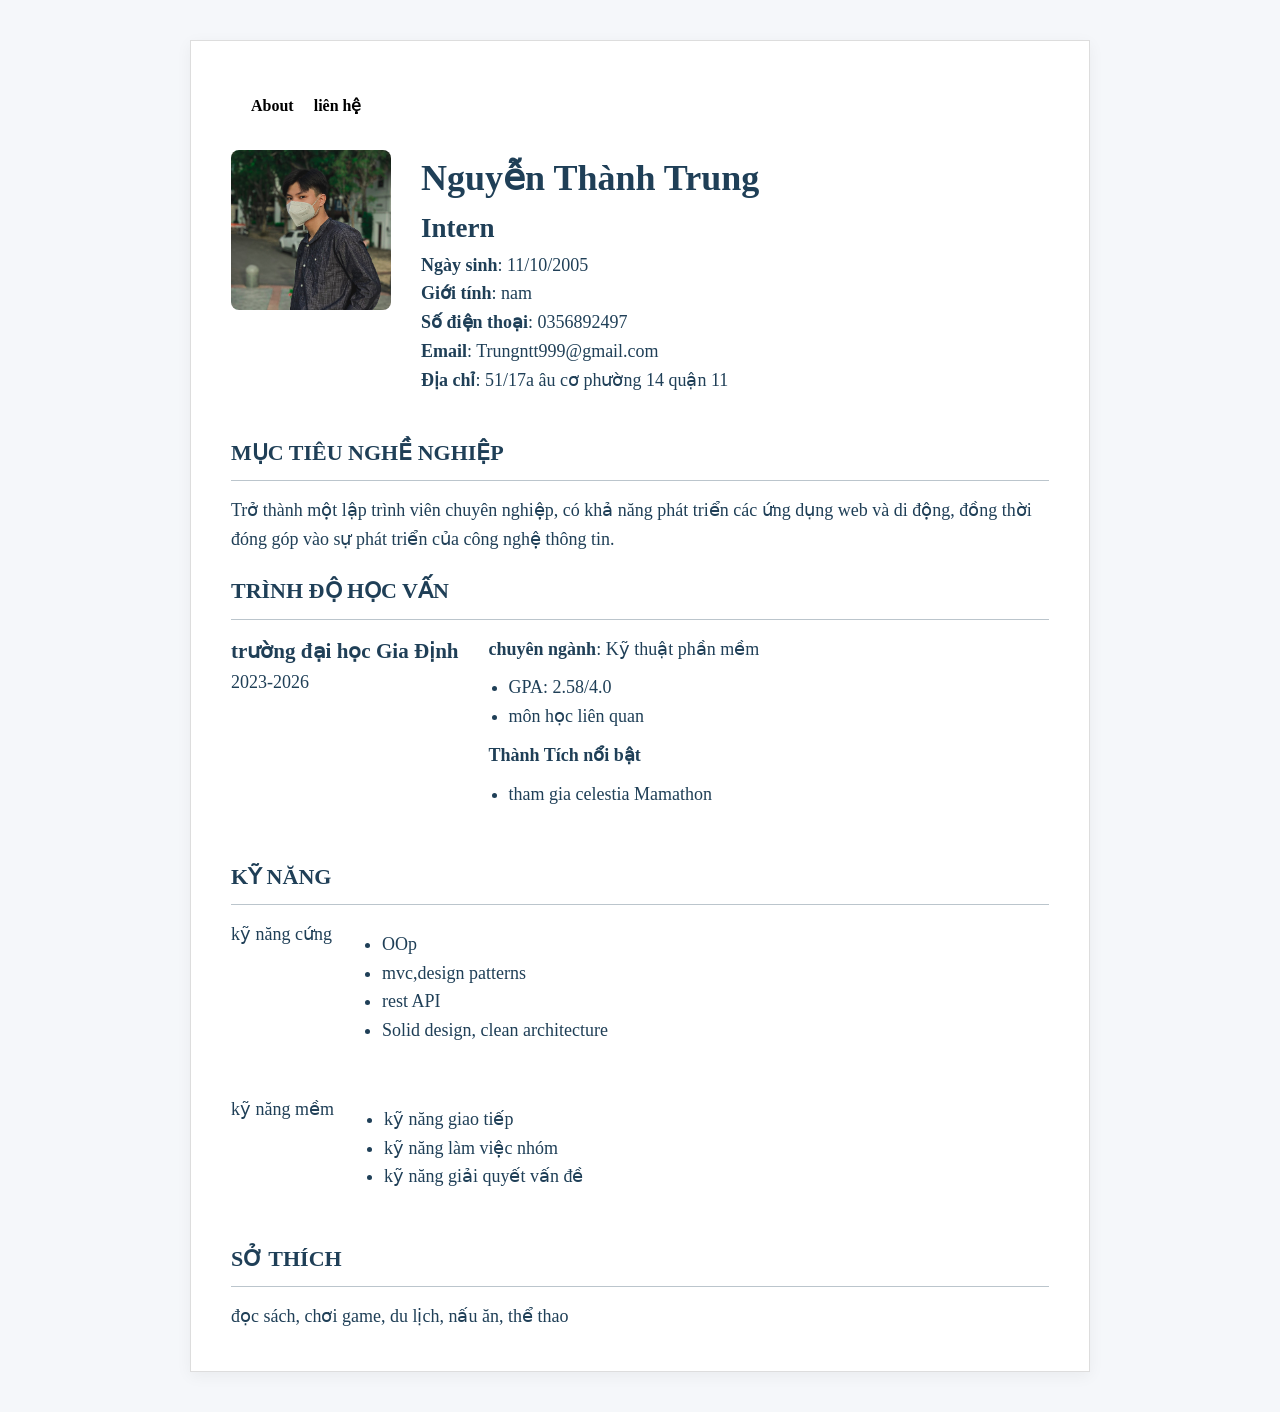
<file: index.html>
<!DOCTYPE html>
<html lang="en">
<head>
    <meta charset="UTF-8">
    <meta name="viewport" content="width=device-width, initial-scale=1.0">
    <title>Document</title>
     <link rel="stylesheet" href="./Style.css">

</head>
<body>
    
        
    <div class="khungmau">
        <div >
            <ul class = "menu">
                <li><a href="About.html"> About </a></li>
                <li><a href="Contact.html"> liên hệ</a></li>
            </ul>
        </div>
            <div class="GT"> 
                <section class =left>
                    <img src="./image/avatar.jpg" alt="" class="image">
                </section>
                          <div class ="thongtin">
                                <Strong><h1>Nguyễn Thành Trung</h1></Strong>
                                <h2>Intern</h2>
                                 <p> <Strong>Ngày sinh</Strong>: 11/10/2005</P>
                               <P> <Strong>Giới tính</Strong>: nam </P>
                               <P> <Strong>Số điện thoại</Strong>: 0356892497</P>
                                <P> <Strong>Email</Strong>: Trungntt999@gmail.com</P>
                                <P><Strong>Địa chỉ</Strong>: 51/17a âu cơ phường 14 quận 11</P>
                                
                          </div>             
             </div>
             <div class="MTNN">
                 <h2>Mục tiêu nghề nghiệp</h2>
                 <hr>
                    <p>Trở thành một lập trình viên chuyên nghiệp, có khả năng phát triển các ứng dụng web và di động, đồng thời đóng góp vào sự phát triển của công nghệ thông tin.</p> 
             </div>
             <div class="HV">
                 <h2>Trình độ học vấn</h2>
                 <hr>
                    <div class="GT">
                        <section>
                        <h3>trường đại học Gia Định</h3>
                        <p>2023-2026</p>
                        </section>
                            <div>
                                <div class="thongtin">
                                <span> <Strong>chuyên ngành</Strong>: Kỹ thuật phần mềm</span>
                                <ul>
                                    <li>GPA: 2.58/4.0</li>
                                    <li>môn học liên quan</li>
                                </ul>
                                </div>
                                <div>
                                    <span><Strong>Thành Tích nổi bật</Strong></span>
                                    <ul>
                                        <li>
                                            tham gia celestia Mamathon
                                        </li>
                                    </ul>
                                </div>
                            </div>
                    </div>
                     
             </div>
             <div class="KN">
                <h2>Kỹ năng</h2>
                <hr>
                <div class="GT">
                    <section>
                        kỹ năng cứng
                    </section>
                      <div class="thongtin">
                         <ul>
                            <li>OOp</li>
                            <li>mvc,design patterns</li>
                            <li>rest API</li>
                            <li>Solid design, clean architecture</li>
                         </ul>
                      </div>
                </div>
                <div class="GT">
                    <section>
                        kỹ năng mềm
                    </section>
                        <div class="thongtin">
                             <ul>
                                <li>kỹ năng giao tiếp</li>
                                <li>kỹ năng làm việc nhóm</li>
                                <li>kỹ năng giải quyết vấn đề</li>
                             
                             </ul>
                        </div>
                </div>
             </div>
             <div class ="St">
                <h2> Sở thích</h2>
                <hr>
                <p>đọc sách, chơi game, du lịch, nấu ăn, thể thao</p>
             </div>
    </div>

   
</body>
</html>
</file>
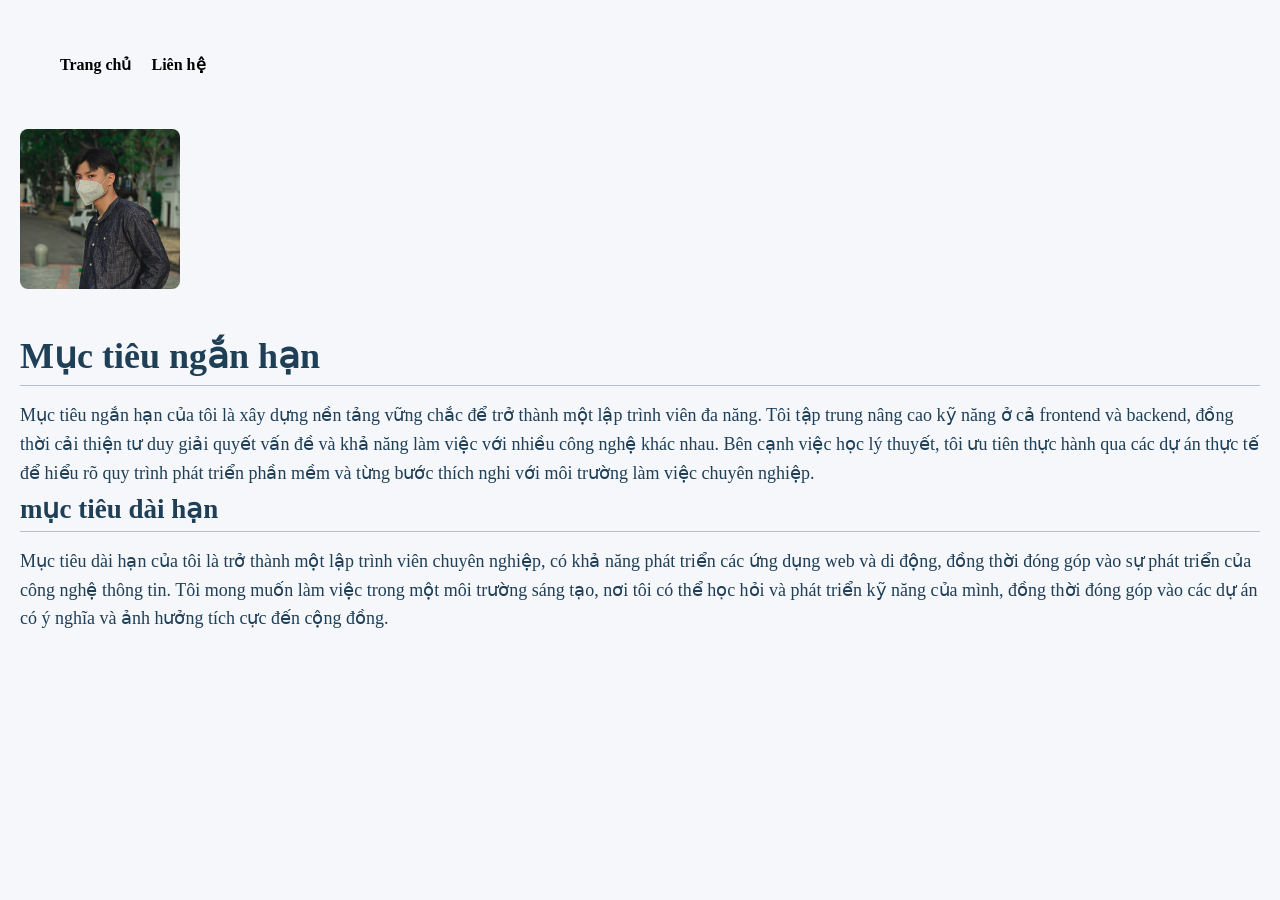
<file: About.html>
<!DOCTYPE html>
<html lang="en">
<head>
    <meta charset="UTF-8">
    <meta name="viewport" content="width=device-width, initial-scale=1.0">
    <title>Document</title>
    <link rel="stylesheet" href="./Style.css">
</head>
<body>
    
    <div >
         <header>
        <ul class="menu">
            <li><a href="index.html">Trang chủ</a></li>
            <li>
                <a href="Contact.html">Liên hệ</a>
            </li>
        </ul>
    </header>
        <div clas =" about">
            <div class="GT">
                  <section class =left>
                    <img src="./image/avatar.jpg" alt="" class="image">
                </section>
           <div>
                <div>
            <h1>Mục tiêu ngắn hạn</h1>
            <hr>
            <span>
                <P> Mục tiêu ngắn hạn của tôi là xây dựng nền tảng vững chắc để trở thành một lập trình viên đa năng.
                     Tôi tập trung nâng cao kỹ năng ở cả frontend và backend, 
                     đồng thời cải thiện tư duy giải quyết vấn đề và khả năng làm việc với nhiều công nghệ khác nhau.
                      Bên cạnh việc học lý thuyết, tôi ưu tiên thực hành qua các dự án thực tế để hiểu rõ quy trình phát triển phần mềm và từng bước thích nghi với môi trường làm việc chuyên nghiệp.</P>
            </span>
           
           </div>
            <h2>
                mục tiêu dài hạn
            </h2>
            <hr>
            <span>
                <P> Mục tiêu dài hạn của tôi là trở thành một lập trình viên chuyên nghiệp, có khả năng phát triển các ứng dụng web và di động,
                     đồng thời đóng góp vào sự phát triển của công nghệ thông tin. 
                     Tôi mong muốn làm việc trong một môi trường sáng tạo, nơi tôi có thể học hỏi và phát triển kỹ năng của mình, 
                     đồng thời đóng góp vào các dự án có ý nghĩa và ảnh hưởng tích cực đến cộng đồng.
                    </P>
            </div>
                    </div>
        </div>
    
    </div>

</body>
</html>
</file>
<file: Style.css>
:root {
    --primary-color: #1f3f57;
    --bg-color: #f5f7fa;
    --text-color: #333;
    --border-color: #dddddd;
    --white: #ffffff;
}
* {
    box-sizing: border-box;
    margin: 0;
    padding: 0;
}
.khungmau {
    max-width: 900px; /* Giới hạn chiều rộng thay vì fix cứng */
    margin: 20px auto;
    background: var(--white);
    padding: 40px;
    border: 1px solid var(--border-color);
    box-shadow: 0 4px 15px rgba(0,0,0,0.05); /* Thêm đổ bóng nhẹ cho sang */
}
body {
  font-family: 'Times New Roman', Times, serif;
    font-size: 18px;
    line-height: 1.6; /* Giúp văn bản thoáng hơn */
    color: var(--primary-color);
    background: var(--bg-color);
    padding: 20px;

}
header{
    justify-content: center;
    align-items: center;
    padding: 20px;
  
}
.about{
    display: flex;
    justify-content: right;
    
}
.contact-info{
   background: white;
    padding: 25px;
    box-shadow: 0 4px 10px rgba(0,0,0,0.1);
    margin: 0 auto;
}
.contact-item{
 
}

i {
    
     color: #020202;
     
}
ul {
    padding-left: 20px;
    margin: 10px 0;
}

.menu {
    list-style: none;
    display: flex;
    gap: 20px;
    margin-bottom: 30px;
}
.menu li a {
    text-decoration: none;
    color: var(--primary-color);
    font-weight: bold;
    font-size: 16px;
    transition: 0.3s;
}
.menu li a:hover {
    color: #007bff;
}
.GT {
    display: flex;
    flex-wrap: wrap; /* Tự xuống hàng trên mobile */
    align-items: flex-start;
    gap: 30px;
    margin-bottom: 40px;
}
.contact h1{
  font-size: 32px;
    margin-bottom: 5px;
    text-align: center;
  
}


.contact p{
  text-align: center;
  margin-bottom: 5px;
    font-size: 16px;

}
section h2, .MTNN h2, .HV h2, .KN h2, .St h2 {
    text-transform: uppercase;
    font-size: 22px;
    margin-top: 20px;
    margin-bottom: 10px;
}
.contact hr{
  margin:  auto;
}
hr {
    border: none;
    border-top: 1px solid var(--primary-color);
    margin-bottom: 15px;
    opacity: 0.3;
}
.contact .menu{
    justify-content: center;
}
menu .li {
     border: 1px solid #999;     /* viền */
  padding: 8px 16px;          /* khoảng cách trong */
  border-radius: 6px;         /* bo góc */
  background-color: #f5f5f5;  /* nền nhẹ */
}
.menu li a {
  text-decoration: none;
  color: black;
}
.menu li:hover {
  background-color: #ddd;
  cursor: pointer;
  box-shadow: #ddd;
}
li{
    
    border-radius: 5px;
}


.image {
    width: 160px;
    height: 160px;
    object-fit: cover; /* Giữ tỷ lệ ảnh không bị móp */
    border-radius: 8px;
}
@media (max-width: 600px) {
    .GT {
        flex-direction: column;
        align-items: center;
        text-align: center;
    }
    .khungmau {
        padding: 20px;
    }
}
</file>
